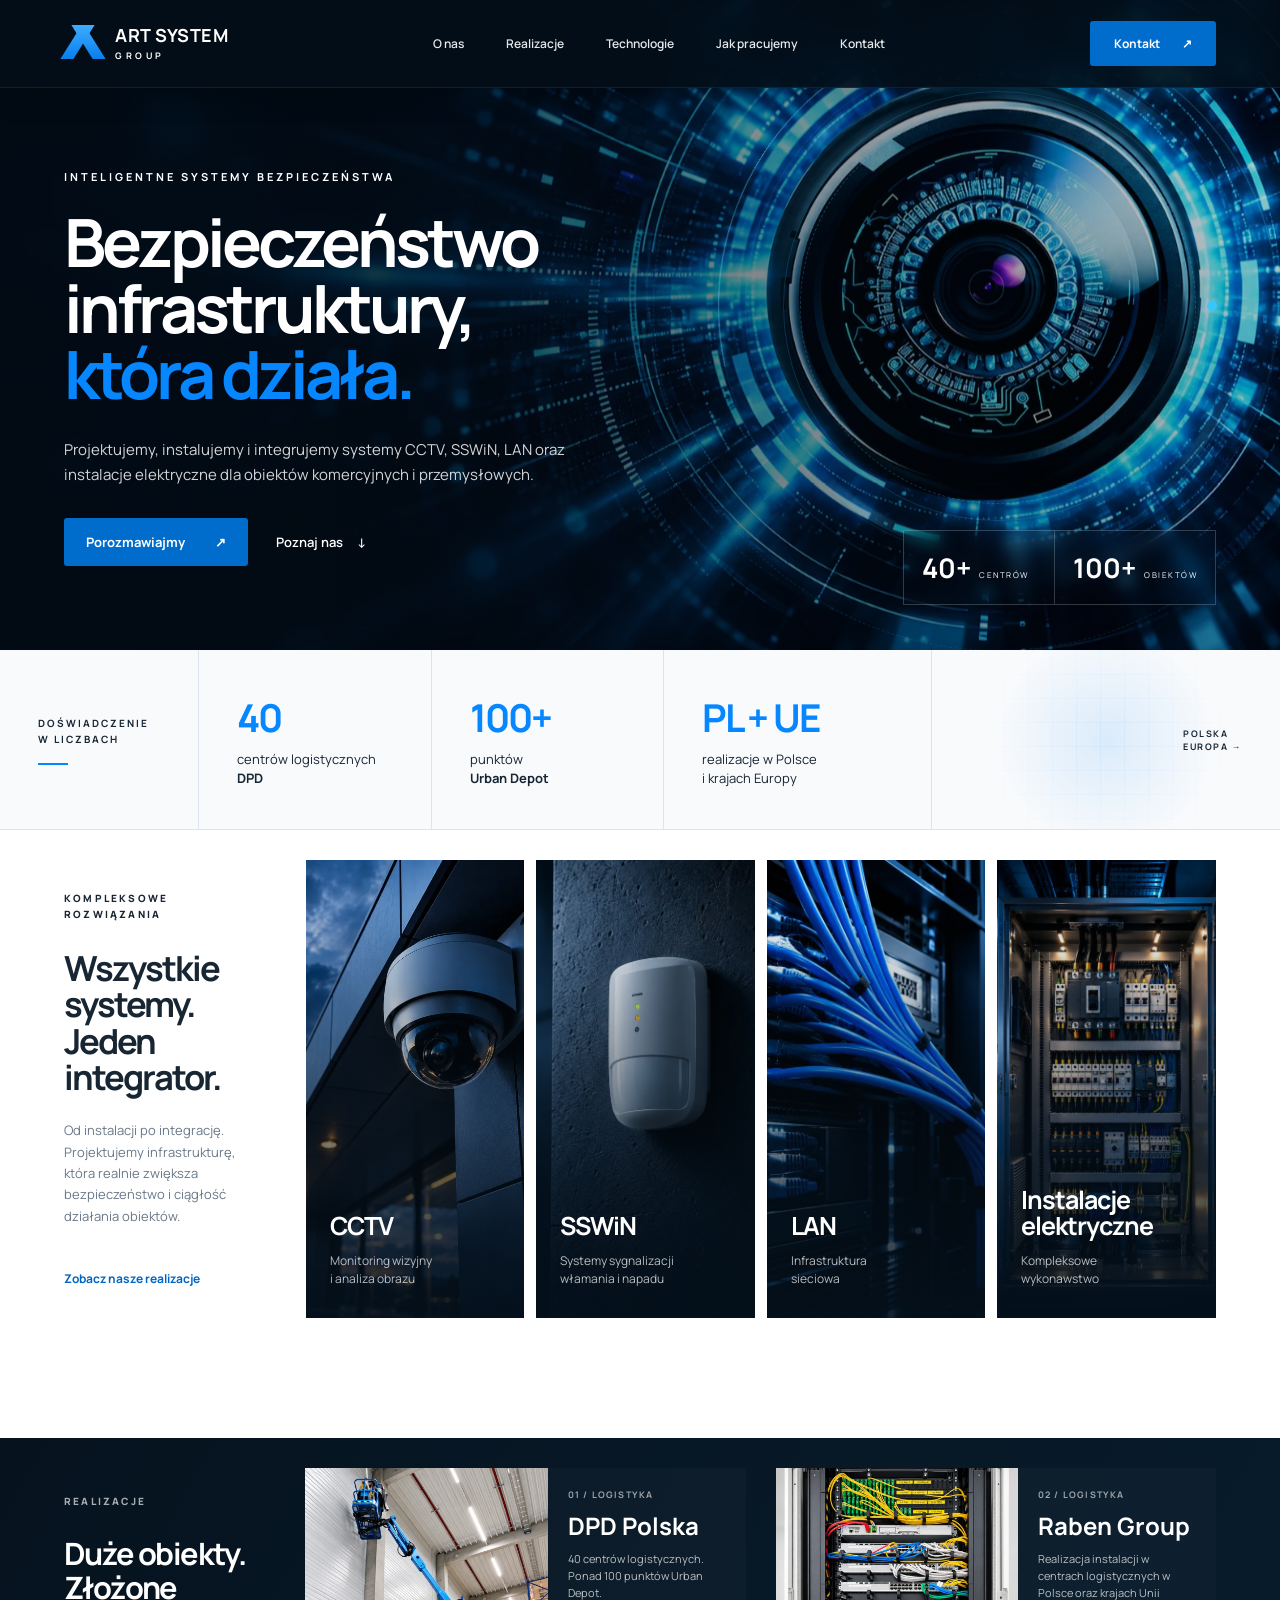
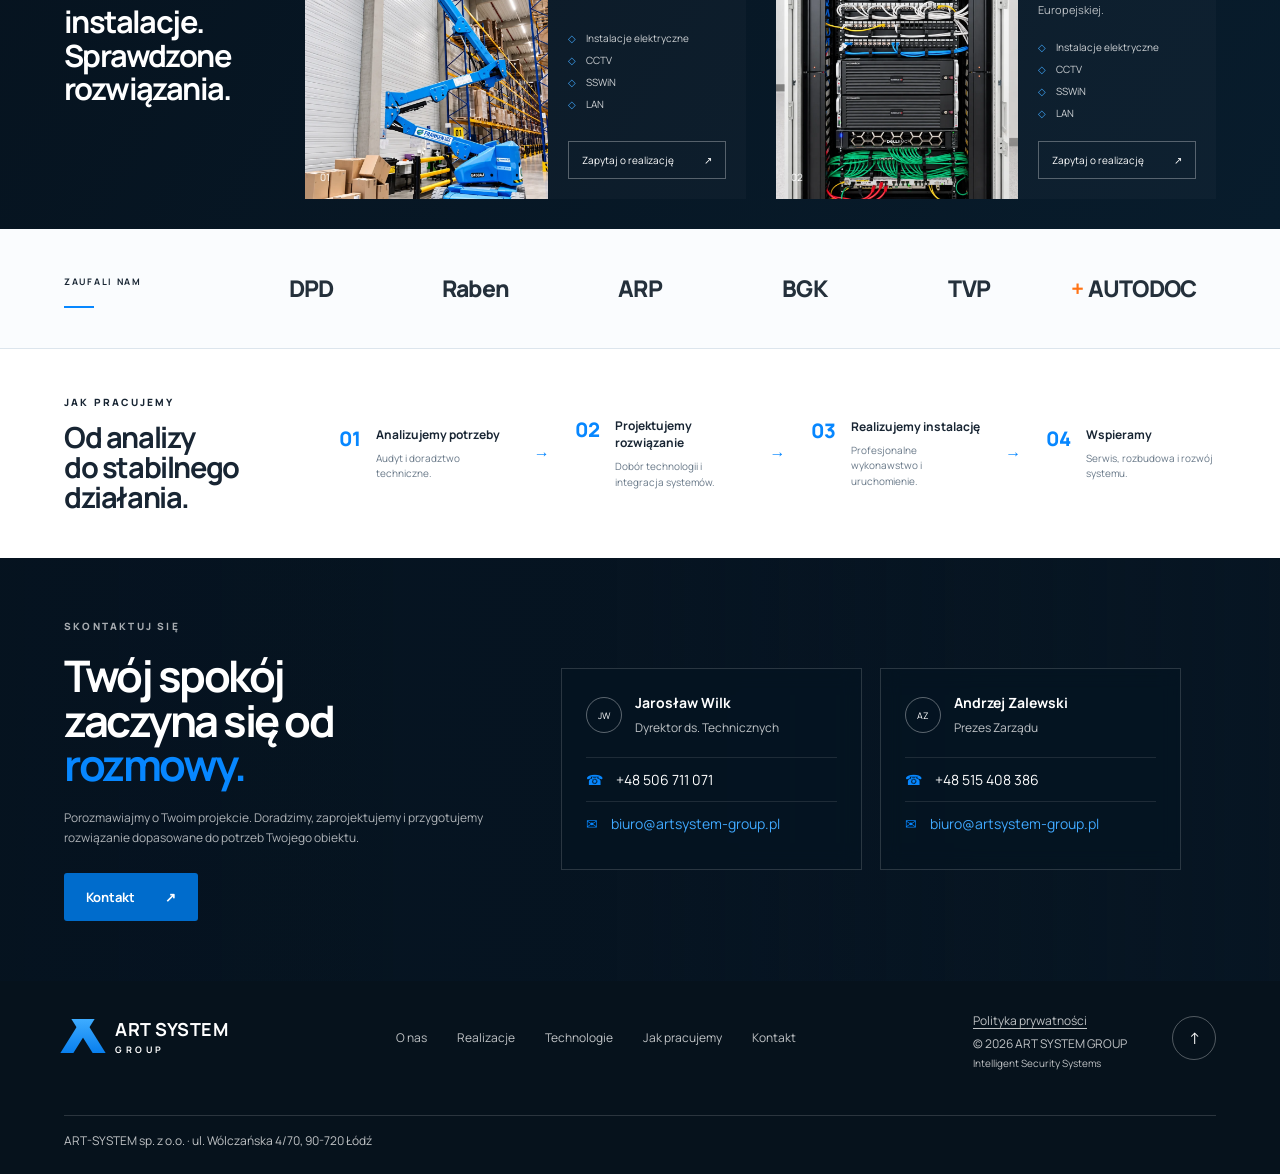
<file: index.html>
<!DOCTYPE html>
<html lang="pl">

<head>

    <meta charset="UTF-8">

    <meta
            name="viewport"
            content="width=device-width, initial-scale=1.0"
    >

    <meta
            name="description"
            content="ART SYSTEM GROUP – projektowanie, montaż i integracja systemów CCTV, SSWiN, LAN oraz instalacji elektrycznych dla przemysłu, logistyki i obiektów komercyjnych."
    >

    <title>CCTV, SSWiN, LAN i instalacje elektryczne | ART SYSTEM GROUP</title>


    <!-- FAVICON -->

    <link
            rel="icon"
            type="image/png"
            href="assets/favicon-32.png"
    >


    <link rel="apple-touch-icon" sizes="180x180" href="assets/apple-touch-icon.png">
    <link rel="preload" href="assets/fonts/manrope-latin.woff2" as="font" type="font/woff2" crossorigin>
    <!-- CSS -->

    <link
            rel="stylesheet"
            href="style.css?v=cd28f03602f7"
    >

    <link rel="canonical" href="https://artsystem-group.pl/">
    <meta name="robots" content="index, follow, max-image-preview:large">
    <meta property="og:type" content="website">
    <meta property="og:locale" content="pl_PL">
    <meta property="og:site_name" content="ART SYSTEM GROUP">
    <meta property="og:title" content="CCTV, SSWiN, LAN i instalacje elektryczne | ART SYSTEM GROUP">
    <meta property="og:description" content="Projektowanie, montaż i integracja systemów bezpieczeństwa oraz instalacji dla obiektów komercyjnych i przemysłowych.">
    <meta property="og:url" content="https://artsystem-group.pl/">
    <meta property="og:image" content="https://artsystem-group.pl/assets/og-image.jpg">
    <meta property="og:image:width" content="1200">
    <meta property="og:image:height" content="630">
    <meta property="og:image:alt" content="ART SYSTEM GROUP — inteligentne systemy bezpieczeństwa">
    <meta name="twitter:card" content="summary_large_image">
    <meta name="twitter:title" content="ART SYSTEM GROUP — systemy bezpieczeństwa i instalacje">
    <meta name="twitter:description" content="CCTV, SSWiN, LAN i instalacje elektryczne dla obiektów komercyjnych i przemysłowych.">
    <meta name="twitter:image" content="https://artsystem-group.pl/assets/og-image.jpg">
    <script type="application/ld+json">
    {
      "@context": "https://schema.org",
      "@type": "LocalBusiness",
      "@id": "https://artsystem-group.pl/#company",
      "name": "ART SYSTEM GROUP",
      "legalName": "ART-SYSTEM spółka z ograniczoną odpowiedzialnością",
      "url": "https://artsystem-group.pl/",
      "image": "https://artsystem-group.pl/assets/og-image.jpg",
      "logo": "https://artsystem-group.pl/assets/apple-touch-icon.png",
      "description": "Projektowanie, montaż i integracja systemów CCTV, SSWiN, LAN oraz instalacji elektrycznych dla obiektów komercyjnych i przemysłowych.",
      "telephone": ["+48506711071", "+48515408386"],
      "email": "biuro@artsystem-group.pl",
      "address": {
        "@type": "PostalAddress",
        "streetAddress": "ul. Wólczańska 4/70",
        "postalCode": "90-720",
        "addressLocality": "Łódź",
        "addressCountry": "PL"
      }
    }
    </script>
</head>


<body>

    <a class="skip-link" href="#top">Przejdź do treści</a>


<!-- =========================================================
     HEADER
========================================================= -->

<header class="site-header">

    <a
            class="brand"
            href="#top"
            aria-label="ART SYSTEM GROUP — strona główna"
    >

        <span class="brand-symbol">

            <i></i>
            <i></i>

        </span>


        <span class="brand-name">

            <strong>
                ART SYSTEM
            </strong>

            <small>
                GROUP
            </small>

        </span>

    </a>


    <nav
            class="desktop-nav"
            aria-label="Menu główne"
    >

        <a href="#about">
            O nas
        </a>

        <a href="#projects">
            Realizacje
        </a>

        <a href="#technologies">
            Technologie
        </a>

        <a href="#process">
            Jak pracujemy
        </a>

        <a href="#contact">
            Kontakt
        </a>

    </nav>


    <div class="header-actions">

        <a
                href="#contact"
                class="header-contact"
        >

            Kontakt

            <span>
                ↗
            </span>

        </a>


        <button
                class="mobile-menu-button"
                type="button"
                aria-controls="mobile-navigation"
                hidden
                aria-label="Otwórz menu"
                aria-expanded="false"
        >

            <span></span>
            <span></span>
            <span></span>

        </button>

    </div>

</header>


<!-- =========================================================
     MOBILE MENU
========================================================= -->

<nav class="mobile-menu" id="mobile-navigation" aria-label="Menu mobilne" hidden>

    <a href="#about">
        O nas
    </a>

    <a href="#projects">
        Realizacje
    </a>

    <a href="#technologies">
        Technologie
    </a>

    <a href="#process">
        Jak pracujemy
    </a>

    <a href="#contact">
        Kontakt
    </a>

</nav>


<noscript>
    <nav class="no-script-nav" aria-label="Nawigacja bez JavaScript">
        <a href="#technologies">Oferta</a>
        <a href="#projects">Realizacje</a>
        <a href="#contact">Kontakt</a>
    </nav>
</noscript>

<main id="top" tabindex="-1">


    <!-- =====================================================
         HERO
    ====================================================== -->

    <section class="hero" id="about" tabindex="-1">

        <div class="hero-bg" aria-hidden="true">
            <img
                    src="assets/hero-eye-1672.webp"
                    srcset="assets/hero-eye-960.webp 960w, assets/hero-eye-1672.webp 1672w"
                    sizes="(max-width: 1600px) 100vw, 1600px"
                    width="1672"
                    height="941"
                    fetchpriority="high"
                    alt=""
                    class="hero-bg-image"
            >
        </div>

        <div class="hero-shade"></div>

        <div class="hero-orbits" aria-hidden="true">
            <span class="orbit orbit-1"></span>
            <span class="orbit orbit-2"></span>
            <span class="orbit orbit-3"></span>
            <span class="orbit orbit-4"></span>
        </div>

        <div class="hero-content">


            <p class="hero-eyebrow">

                INTELIGENTNE SYSTEMY BEZPIECZEŃSTWA

            </p>


            <h1>

                Bezpieczeństwo<br>
                infrastruktury,<br>

                <span>
                    która działa.
                </span>

            </h1>


            <p class="hero-description">

                Projektujemy, instalujemy i integrujemy systemy
                CCTV, SSWiN, LAN oraz instalacje elektryczne
                dla obiektów komercyjnych i przemysłowych.

            </p>


            <div class="hero-buttons">

                <a
                        href="#contact"
                        class="button-primary"
                >

                    Porozmawiajmy

                    <span>
                        ↗
                    </span>

                </a>


                <a
                        href="#experience"
                        class="button-secondary"
                >

                    Poznaj nas

                    <span>
                        ↓
                    </span>

                </a>

            </div>




        </div>




        <!-- MINI STATS -->

        <div class="hero-mini-stats">

            <div>

                <strong>
                    40+
                </strong>

                <span>
                    CENTRÓW
                </span>

            </div>


            <div>

                <strong>
                    100+
                </strong>

                <span>
                    OBIEKTÓW
                </span>

            </div>

        </div>

    </section>


    <!-- =====================================================
         EXPERIENCE
    ====================================================== -->

    <section
            class="experience"
            id="experience" tabindex="-1"
    >

        <div class="experience-label">

            <span>

                DOŚWIADCZENIE<br>
                W LICZBACH

            </span>

            <i></i>

        </div>


        <div class="experience-stat">

            <strong>
                40
            </strong>

            <p>

                centrów logistycznych<br>

                <b>
                    DPD
                </b>

            </p>

        </div>


        <div class="experience-stat">

            <strong>
                100+
            </strong>

            <p>

                punktów<br>

                <b>
                    Urban Depot
                </b>

            </p>

        </div>


        <div class="experience-stat">

            <strong>
                PL + UE
            </strong>

            <p>

                realizacje w Polsce<br>
                i krajach Europy

            </p>

        </div>


        <div class="experience-map">

            <div class="map-grid"></div>

            <span>

                POLSKA<br>
                EUROPA →

            </span>

        </div>

    </section>


    <!-- =====================================================
         TECHNOLOGIES
    ====================================================== -->

    <section
            class="technologies"
            id="technologies" tabindex="-1"
    >


        <!-- INTRO -->

        <div class="technology-intro">

            <p class="section-label">

                KOMPLEKSOWE<br>
                ROZWIĄZANIA

            </p>


            <h2>

                Wszystkie<br>
                systemy.<br>
                Jeden integrator.

            </h2>


            <p>

                Od instalacji po integrację.
                Projektujemy infrastrukturę,
                która realnie zwiększa bezpieczeństwo
                i ciągłość działania obiektów.

            </p>


            <a
                    href="#projects"
                    class="inline-link"
            >

                Zobacz nasze realizacje



            </a>

        </div>


        <!-- CCTV -->

        <article class="technology-card technology-cctv">
            <img class="technology-image" src="assets/system-cctv-720.webp"
                 width="720" height="900" alt="" loading="lazy" decoding="async">

            <div class="technology-gradient"></div>


            <div class="technology-content">

                <h3>
                    CCTV
                </h3>

                <p>

                    Monitoring wizyjny<br>
                    i analiza obrazu

                </p>



            </div>

        </article>


        <!-- SSWIN -->

        <article class="technology-card technology-sswin">
            <img class="technology-image" src="assets/system-sswin-720.webp"
                 width="720" height="960" alt="" loading="lazy" decoding="async">

            <div class="technology-gradient"></div>


            <div class="technology-content">

                <h3>
                    SSWiN
                </h3>

                <p>

                    Systemy sygnalizacji<br>
                    włamania i napadu

                </p>


            </div>

        </article>


        <!-- LAN -->

        <article class="technology-card technology-lan">
            <img class="technology-image" src="assets/system-lan-720.webp"
                 width="720" height="960" alt="" loading="lazy" decoding="async">

            <div class="technology-gradient"></div>


            <div class="technology-content">

                <h3>
                    LAN
                </h3>

                <p>

                    Infrastruktura<br>
                    sieciowa

                </p>



            </div>

        </article>


        <!-- ELEKTRYKA -->

        <article class="technology-card technology-electric">
            <img class="technology-image" src="assets/system-electric-720.webp"
                 width="720" height="960" alt="" loading="lazy" decoding="async">

            <div class="technology-gradient"></div>


            <div class="technology-content">

                <h3>

                    Instalacje<br>
                    elektryczne

                </h3>


                <p>

                    Kompleksowe<br>
                    wykonawstwo

                </p>

            </div>

        </article>

    </section>


    <!-- =====================================================
     PROJECTS
====================================================== -->

    <section
            class="projects"
            id="projects" tabindex="-1"
    >

        <!-- INTRO -->

        <div class="projects-intro">

            <p class="section-label light">
                REALIZACJE
            </p>

            <h2>
                Duże obiekty.<br>
                Złożone instalacje.<br>
                Sprawdzone<br>
                rozwiązania.
            </h2>

        </div>


        <!-- DPD -->

        <article class="project">

            <div class="project-image project-dpd">
                <img class="project-photo" src="assets/project-realizacja-1-900.webp"
                     width="900" height="1599" alt="Prace instalacyjne z podnośnika w hali"
                     loading="lazy" decoding="async">

            <span class="project-photo-label">
                01
            </span>

            </div>


            <div class="project-info">

            <span class="project-type">
                01 / LOGISTYKA
            </span>

                <h3>
                    DPD Polska
                </h3>

                <p>
                    40 centrów logistycznych.<br>
                    Ponad 100 punktów Urban Depot.
                </p>

                <ul>

                    <li>
                        Instalacje elektryczne
                    </li>

                    <li>
                        CCTV
                    </li>

                    <li>
                        SSWiN
                    </li>

                    <li>
                        LAN
                    </li>

                </ul>

                <a href="#contact">

                    Zapytaj o realizację

                    <span>
                    ↗
                </span>

                </a>

            </div>

        </article>


        <!-- RABEN -->

        <article class="project">

            <div class="project-image project-raben">
                <img class="project-photo" src="assets/project-raben-900.webp"
                     width="900" height="1200" alt="Okablowanie i urządzenia w szafie sieciowej"
                     loading="lazy" decoding="async">

            <span class="project-photo-label">
                02
            </span>

            </div>


            <div class="project-info">

            <span class="project-type">
                02 / LOGISTYKA
            </span>

                <h3>
                    Raben Group
                </h3>

                <p>
                    Realizacja instalacji
                    w centrach logistycznych
                    w Polsce oraz krajach
                    Unii Europejskiej.
                </p>

                <ul>

                    <li>
                        Instalacje elektryczne
                    </li>

                    <li>
                        CCTV
                    </li>

                    <li>
                        SSWiN
                    </li>

                    <li>
                        LAN
                    </li>

                </ul>

                <a href="#contact">

                    Zapytaj o realizację

                    <span>
                    ↗
                </span>

                </a>

            </div>

        </article>

    </section>
    <!-- =====================================================
         CLIENTS
    ====================================================== -->

    <section class="clients">

        <div class="clients-label">

            <span>

                ZAUFALI NAM

            </span>

            <i></i>

        </div>


        <div class="client">

            DPD

        </div>


        <div class="client">

            Raben

        </div>


        <div class="client">

            ARP

        </div>


        <div class="client">

            BGK

        </div>


        <div class="client">

            TVP

        </div>


        <div class="client">

            <b>+</b> AUTODOC

        </div>

    </section>


    <!-- =====================================================
         PROCESS
    ====================================================== -->

    <section
            class="process"
            id="process" tabindex="-1"
    >


        <!-- INTRO -->

        <div class="process-intro">

            <p class="section-label">

                JAK PRACUJEMY

            </p>


            <h2>

                Od analizy<br>
                do stabilnego<br>
                działania.

            </h2>

        </div>


        <!-- STEP 1 -->

        <article class="process-step">

            <span class="step-number">

                01

            </span>


            <div>

                <h3>

                    Analizujemy potrzeby

                </h3>


                <p>

                    Audyt i doradztwo techniczne.

                </p>

            </div>

        </article>


        <div class="process-arrow">

            →

        </div>


        <!-- STEP 2 -->

        <article class="process-step">

            <span class="step-number">

                02

            </span>


            <div>

                <h3>

                    Projektujemy rozwiązanie

                </h3>


                <p>

                    Dobór technologii i integracja systemów.

                </p>

            </div>

        </article>


        <div class="process-arrow">

            →

        </div>


        <!-- STEP 3 -->

        <article class="process-step">

            <span class="step-number">

                03

            </span>


            <div>

                <h3>

                    Realizujemy instalację

                </h3>


                <p>

                    Profesjonalne wykonawstwo
                    i uruchomienie.

                </p>

            </div>

        </article>


        <div class="process-arrow">

            →

        </div>


        <!-- STEP 4 -->

        <article class="process-step">

            <span class="step-number">

                04

            </span>


            <div>

                <h3>

                    Wspieramy

                </h3>


                <p>

                    Serwis, rozbudowa
                    i rozwój systemu.

                </p>

            </div>

        </article>

    </section>


    <!-- =====================================================
         CONTACT
    ====================================================== -->

    <section
            class="contact"
            id="contact" tabindex="-1"
    >

        <div class="contact-overlay"></div>


        <!-- CONTACT INTRO -->

        <div class="contact-intro">

            <p class="section-label light">

                SKONTAKTUJ SIĘ

            </p>


            <h2>

                Twój spokój<br>
                zaczyna się od<br>

                <span>
                    rozmowy.
                </span>

            </h2>


            <p>

                Porozmawiajmy o Twoim projekcie.
                Doradzimy, zaprojektujemy
                i przygotujemy rozwiązanie
                dopasowane do potrzeb
                Twojego obiektu.

            </p>


            <a
                    href="mailto:biuro@artsystem-group.pl"
                    class="button-primary"
            >

                Kontakt

                <span>
                    ↗
                </span>

            </a>

        </div>


        <!-- CONTACT CARDS -->

        <div class="contact-cards">


            <!-- JAROSŁAW -->

            <article class="contact-card">

                <div class="person">

                    <div class="person-icon">

                        JW

                    </div>


                    <div>

                        <h3>

                            Jarosław Wilk

                        </h3>


                        <span>

                            Dyrektor ds. Technicznych

                        </span>

                    </div>

                </div>


                <a
                        href="tel:+48506711071"
                        class="contact-row"
                >

                    <span>
                        ☎
                    </span>

                    +48&nbsp;506&nbsp;711&nbsp;071

                </a>


                <a
                        href="mailto:biuro@artsystem-group.pl"
                        class="contact-row mail"
                >

                    <span>
                        ✉
                    </span>

                    biuro@artsystem-group.pl

                </a>

            </article>


            <!-- ANDRZEJ -->

            <article class="contact-card">

                <div class="person">

                    <div class="person-icon">

                        AZ

                    </div>


                    <div>

                        <h3>

                            Andrzej Zalewski

                        </h3>


                        <span>

                            Prezes Zarządu

                        </span>

                    </div>

                </div>


                <a
                        href="tel:+48515408386"
                        class="contact-row"
                >

                    <span>
                        ☎
                    </span>

                    +48&nbsp;515&nbsp;408&nbsp;386

                </a>


                <a
                        href="mailto:biuro@artsystem-group.pl"
                        class="contact-row mail"
                >

                    <span>
                        ✉
                    </span>

                    biuro@artsystem-group.pl

                </a>

            </article>

        </div>

    </section>

</main>


<!-- =========================================================
     FOOTER
========================================================= -->

<footer class="site-footer">

    <a
            class="brand"
            href="#top"
            aria-label="ART SYSTEM GROUP — strona główna"
    >

        <span class="brand-symbol">

            <i></i>
            <i></i>

        </span>


        <span class="brand-name">

            <strong>

                ART SYSTEM

            </strong>


            <small>

                GROUP

            </small>

        </span>

    </a>


    <nav aria-label="Menu w stopce">

        <a href="#about">
            O nas
        </a>

        <a href="#projects">
            Realizacje
        </a>

        <a href="#technologies">
            Technologie
        </a>

        <a href="#process">
            Jak pracujemy
        </a>

        <a href="#contact">
            Kontakt
        </a>

    </nav>


    <div class="footer-copy">
        <a href="privacy.html">Polityka prywatności</a>

        <span>

            © 2026 ART SYSTEM GROUP

        </span>


        <small>

            Intelligent Security Systems

        </small>

    </div>


    <a
            href="#top"
            class="back-top"
            aria-label="Wróć na górę"
    >

        ↑

    </a>

    <p class="company-details">
        ART-SYSTEM sp. z o.o. · ul. Wólczańska 4/70, 90-720 Łódź
    </p>
</footer>


<script src="script.js?v=c8a52103cdce" defer></script>

</body>

</html>
</file>
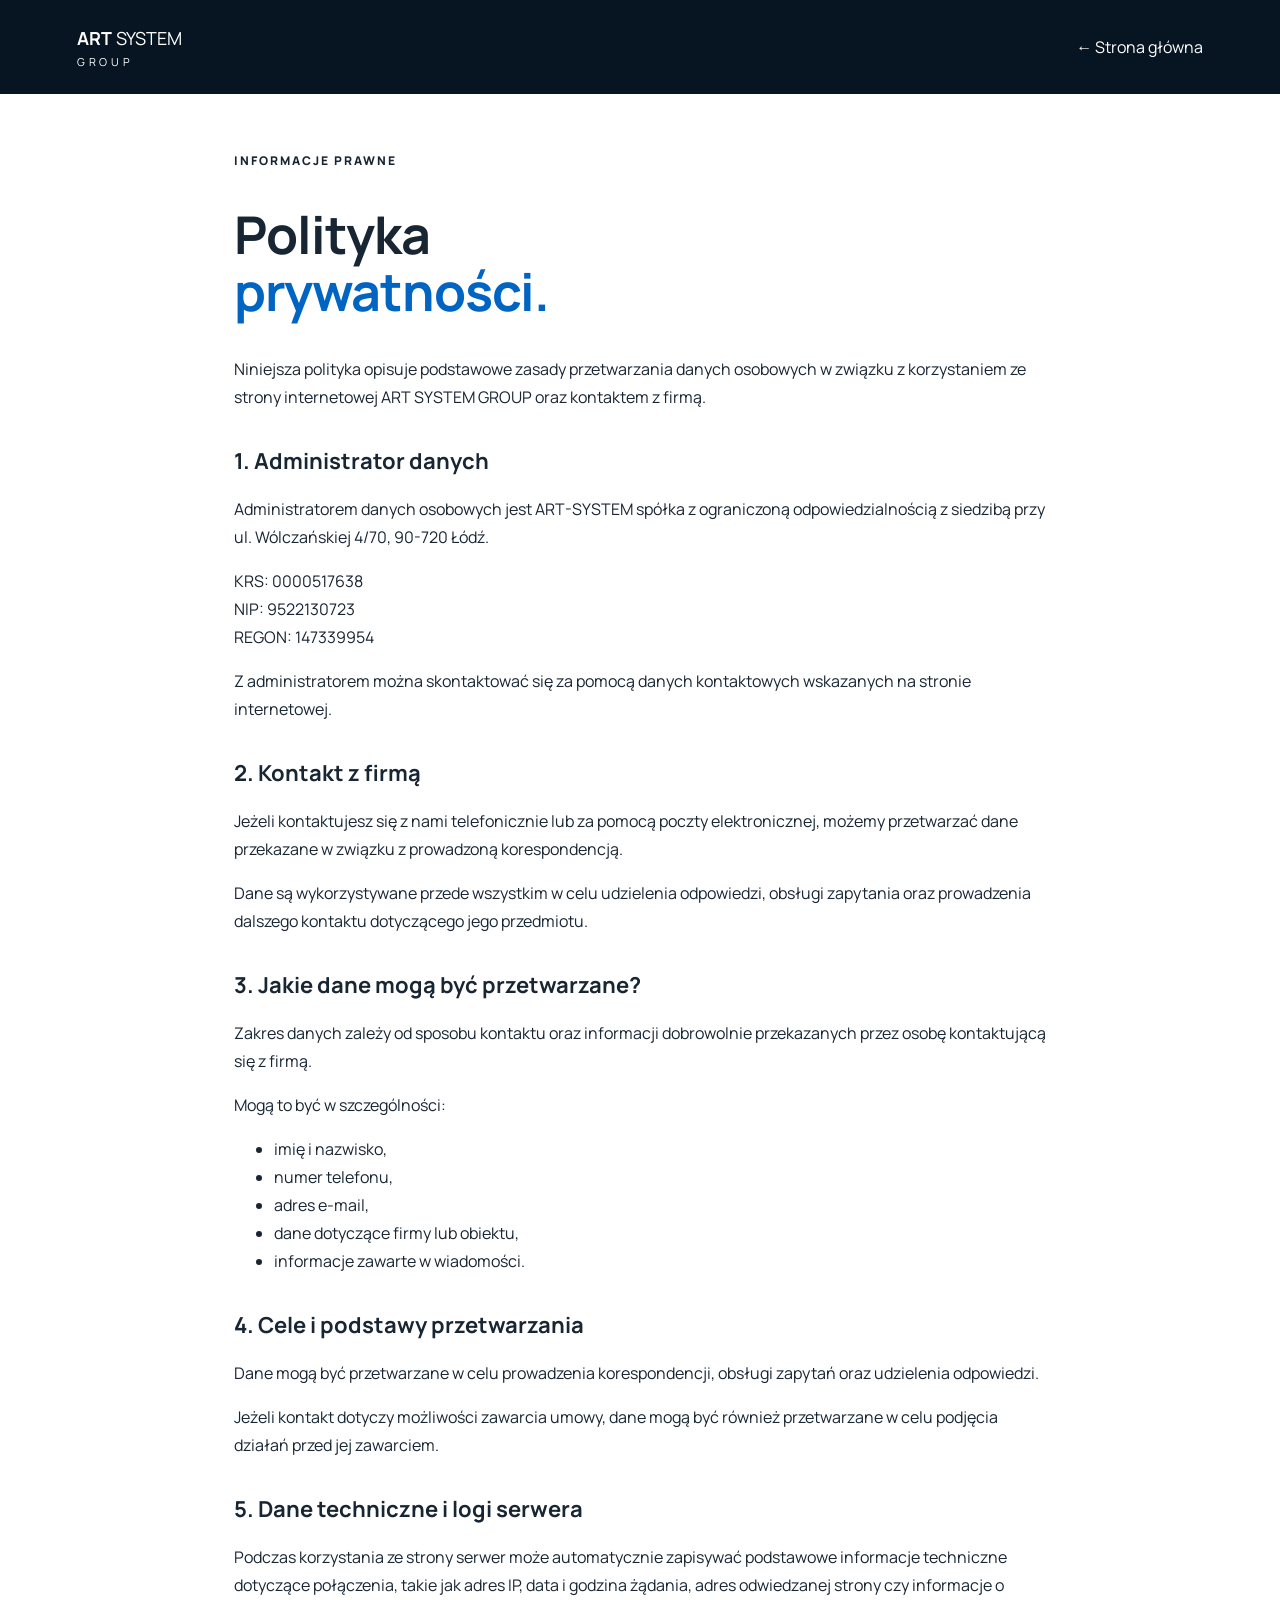
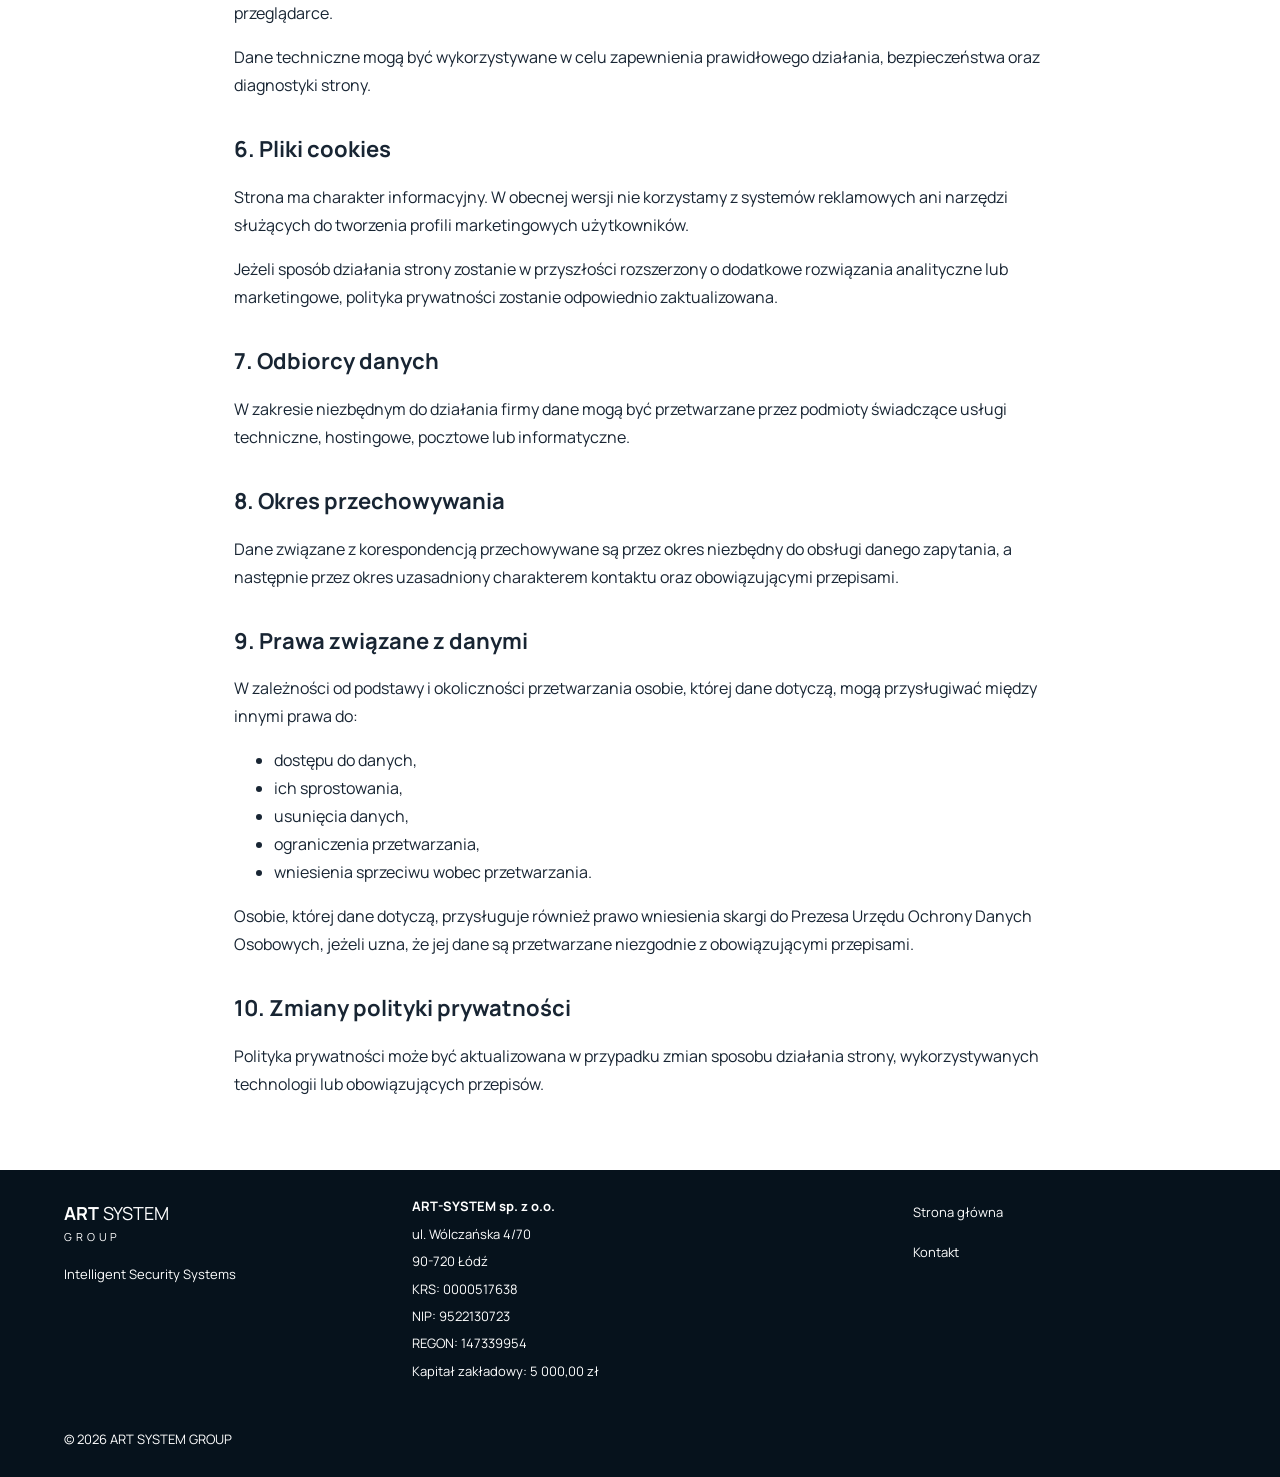
<file: privacy.html>
<!DOCTYPE html>
<html lang="pl">

<head>

    <meta charset="UTF-8">

    <meta
            name="viewport"
            content="width=device-width, initial-scale=1"
    >

    <meta
            name="description"
            content="Polityka prywatności ART SYSTEM GROUP."
    >

    <title>
        Polityka prywatności — ART SYSTEM GROUP
    </title>

    <link rel="stylesheet" href="style.css?v=cd28f03602f7">

    <link rel="canonical" href="https://artsystem-group.pl/privacy.html">
    <meta name="robots" content="index, follow">
    <link rel="icon" type="image/png" sizes="32x32" href="assets/favicon-32.png">
    <link rel="apple-touch-icon" sizes="180x180" href="assets/apple-touch-icon.png">
    <link rel="preload" href="assets/fonts/manrope-latin.woff2" as="font" type="font/woff2" crossorigin>
    <meta property="og:type" content="website">
    <meta property="og:locale" content="pl_PL">
    <meta property="og:site_name" content="ART SYSTEM GROUP">
    <meta property="og:title" content="Polityka prywatności — ART SYSTEM GROUP">
    <meta property="og:description" content="Informacje o przetwarzaniu danych i kontakcie z ART SYSTEM GROUP.">
    <meta property="og:url" content="https://artsystem-group.pl/privacy.html">
    <meta property="og:image" content="https://artsystem-group.pl/assets/og-image.jpg">
    <meta property="og:image:alt" content="ART SYSTEM GROUP — inteligentne systemy bezpieczeństwa">
    <meta name="twitter:card" content="summary_large_image">
</head>

<body class="privacy-body">
<a class="skip-link" href="#privacy-content">Przejdź do treści</a>


<header class="privacy-header">

    <a
            class="wordmark"
            href="/"
            aria-label="ART SYSTEM GROUP — strona główna"
    >

        <span>
            <b>ART</b> SYSTEM
        </span>

        <small>
            GROUP
        </small>

    </a>


    <a
            class="nav-contact"
            href="/"
    >
        ← Strona główna
    </a>

</header>


<main class="privacy-page" id="privacy-content" tabindex="-1">


    <div class="eyebrow">
        INFORMACJE PRAWNE
    </div>


    <h1>
        Polityka<br>
        <em>prywatności.</em>
    </h1>


    <p class="privacy-intro">
        Niniejsza polityka opisuje podstawowe zasady
        przetwarzania danych osobowych w związku
        z korzystaniem ze strony internetowej
        ART SYSTEM GROUP oraz kontaktem z firmą.
    </p>


    <section class="privacy-section">

        <h2>
            1. Administrator danych
        </h2>

        <p>
            Administratorem danych osobowych jest
            ART-SYSTEM spółka z ograniczoną odpowiedzialnością
            z siedzibą przy ul. Wólczańskiej 4/70,
            90-720 Łódź.
        </p>

        <p>
            KRS: 0000517638<br>
            NIP: 9522130723<br>
            REGON: 147339954
        </p>

        <p>
            Z administratorem można skontaktować się
            za pomocą danych kontaktowych
            wskazanych na stronie internetowej.
        </p>

    </section>


    <section class="privacy-section">

        <h2>
            2. Kontakt z firmą
        </h2>

        <p>
            Jeżeli kontaktujesz się z nami telefonicznie
            lub za pomocą poczty elektronicznej,
            możemy przetwarzać dane przekazane
            w związku z prowadzoną korespondencją.
        </p>

        <p>
            Dane są wykorzystywane przede wszystkim
            w celu udzielenia odpowiedzi,
            obsługi zapytania oraz prowadzenia
            dalszego kontaktu dotyczącego jego przedmiotu.
        </p>

    </section>


    <section class="privacy-section">

        <h2>
            3. Jakie dane mogą być przetwarzane?
        </h2>

        <p>
            Zakres danych zależy od sposobu kontaktu
            oraz informacji dobrowolnie przekazanych
            przez osobę kontaktującą się z firmą.
        </p>

        <p>
            Mogą to być w szczególności:
        </p>

        <ul>

            <li>
                imię i nazwisko,
            </li>

            <li>
                numer telefonu,
            </li>

            <li>
                adres e-mail,
            </li>

            <li>
                dane dotyczące firmy lub obiektu,
            </li>

            <li>
                informacje zawarte w wiadomości.
            </li>

        </ul>

    </section>


    <section class="privacy-section">

        <h2>
            4. Cele i podstawy przetwarzania
        </h2>

        <p>
            Dane mogą być przetwarzane w celu
            prowadzenia korespondencji,
            obsługi zapytań oraz udzielenia odpowiedzi.
        </p>

        <p>
            Jeżeli kontakt dotyczy możliwości zawarcia umowy,
            dane mogą być również przetwarzane
            w celu podjęcia działań przed jej zawarciem.
        </p>

    </section>


    <section class="privacy-section">

        <h2>
            5. Dane techniczne i logi serwera
        </h2>

        <p>
            Podczas korzystania ze strony serwer może
            automatycznie zapisywać podstawowe informacje
            techniczne dotyczące połączenia,
            takie jak adres IP, data i godzina żądania,
            adres odwiedzanej strony
            czy informacje o przeglądarce.
        </p>

        <p>
            Dane techniczne mogą być wykorzystywane
            w celu zapewnienia prawidłowego działania,
            bezpieczeństwa oraz diagnostyki strony.
        </p>

    </section>


    <section class="privacy-section">

        <h2>
            6. Pliki cookies
        </h2>

        <p>
            Strona ma charakter informacyjny.
            W obecnej wersji nie korzystamy
            z systemów reklamowych ani narzędzi
            służących do tworzenia profili marketingowych użytkowników.
        </p>

        <p>
            Jeżeli sposób działania strony zostanie
            w przyszłości rozszerzony o dodatkowe
            rozwiązania analityczne lub marketingowe,
            polityka prywatności zostanie odpowiednio zaktualizowana.
        </p>

    </section>


    <section class="privacy-section">

        <h2>
            7. Odbiorcy danych
        </h2>

        <p>
            W zakresie niezbędnym do działania firmy
            dane mogą być przetwarzane przez podmioty
            świadczące usługi techniczne,
            hostingowe, pocztowe lub informatyczne.
        </p>

    </section>


    <section class="privacy-section">

        <h2>
            8. Okres przechowywania
        </h2>

        <p>
            Dane związane z korespondencją przechowywane są
            przez okres niezbędny do obsługi danego zapytania,
            a następnie przez okres uzasadniony
            charakterem kontaktu oraz obowiązującymi przepisami.
        </p>

    </section>


    <section class="privacy-section">

        <h2>
            9. Prawa związane z danymi
        </h2>

        <p>
            W zależności od podstawy i okoliczności
            przetwarzania osobie, której dane dotyczą,
            mogą przysługiwać między innymi prawa do:
        </p>

        <ul>

            <li>
                dostępu do danych,
            </li>

            <li>
                ich sprostowania,
            </li>

            <li>
                usunięcia danych,
            </li>

            <li>
                ograniczenia przetwarzania,
            </li>

            <li>
                wniesienia sprzeciwu wobec przetwarzania.
            </li>

        </ul>

        <p>
            Osobie, której dane dotyczą,
            przysługuje również prawo wniesienia skargi
            do Prezesa Urzędu Ochrony Danych Osobowych,
            jeżeli uzna, że jej dane są przetwarzane
            niezgodnie z obowiązującymi przepisami.
        </p>

    </section>


    <section class="privacy-section">

        <h2>
            10. Zmiany polityki prywatności
        </h2>

        <p>
            Polityka prywatności może być aktualizowana
            w przypadku zmian sposobu działania strony,
            wykorzystywanych technologii
            lub obowiązujących przepisów.
        </p>

    </section>

</main>


<footer class="site-footer">


    <div class="footer-brand">

        <a
                class="wordmark"
                href="/"
        >

            <span>
                <b>ART</b> SYSTEM
            </span>

            <small>
                GROUP
            </small>

        </a>


        <p>
            Intelligent Security Systems
        </p>

    </div>


    <div class="footer-company">

        <strong>
            ART-SYSTEM sp. z o.o.
        </strong>

        <span>
            ul. Wólczańska 4/70
        </span>

        <span>
            90-720 Łódź
        </span>

        <span>
            KRS: 0000517638
        </span>

        <span>
            NIP: 9522130723
        </span>

        <span>
            REGON: 147339954
        </span>

        <span>
            Kapitał zakładowy: 5 000,00 zł
        </span>

    </div>


    <div class="footer-links">

        <a href="/">
            Strona główna
        </a>

        <a href="/#contact">
            Kontakt
        </a>

    </div>


    <div class="footer-bottom">

        <span>
            © 2026 ART SYSTEM GROUP
        </span>

    </div>

</footer>

</body>

</html>
</file>
<file: style.css>
/* latin-ext */
@font-face {
  font-family: 'Manrope';
  font-style: normal;
  font-weight: 400 800;
  font-display: swap;
  src: url(assets/fonts/manrope-latin-ext.woff2) format('woff2');
  unicode-range: U+0100-02BA, U+02BD-02C5, U+02C7-02CC, U+02CE-02D7, U+02DD-02FF, U+0304, U+0308, U+0329, U+1D00-1DBF, U+1E00-1E9F, U+1EF2-1EFF, U+2020, U+20A0-20AB, U+20AD-20C4, U+2113, U+2C60-2C7F, U+A720-A7FF;
}
/* latin */
@font-face {
  font-family: 'Manrope';
  font-style: normal;
  font-weight: 400 800;
  font-display: swap;
  src: url(assets/fonts/manrope-latin.woff2) format('woff2');
  unicode-range: U+0000-00FF, U+0131, U+0152-0153, U+02BB-02BC, U+02C6, U+02DA, U+02DC, U+0304, U+0308, U+0329, U+2000-206F, U+20AC, U+2122, U+2191, U+2193, U+2212, U+2215, U+FEFF, U+FFFD;
}

/* ==========================================================
   ART SYSTEM GROUP
   REDESIGN
========================================================== */

:root {
    --blue: #0787ff;
    --blue-light: #40a9ff;

    --navy: #071522;
    --navy-2: #091b2b;
    --navy-3: #0d2234;

    --ink: #0b1723;
    --text: #182533;
    --muted: #687888;

    --white: #ffffff;
    --off-white: #f5f8fb;

    --line: #dce5ed;

    --green: #25d18a;

    --max-width: 1600px;
}


/* ==========================================================
   RESET
========================================================== */

* {
    box-sizing: border-box;
}

html {
    scroll-behavior: smooth;
    scroll-padding-top: 80px;
}

body {
    margin: 0;

    font-family: "Manrope", Arial, sans-serif;

    color: var(--text);
    background: var(--white);

    -webkit-font-smoothing: antialiased;
}

body.menu-open {
    overflow: hidden;
}

a {
    color: inherit;
    text-decoration: none;
}

button {
    font: inherit;
}

img {
    display: block;
    max-width: 100%;
}


/* ==========================================================
   HEADER
========================================================== */

.site-header {
    position: fixed;

    z-index: 1000;

    top: 0;
    left: 0;

    transform: none;

    width: 100%;
    max-width: none;

    height: 88px;

    padding: 0 5%;

    display: flex;
    align-items: center;
    justify-content: space-between;

    color: white;

    background:
            rgba(3, 14, 25, .88);

    backdrop-filter: blur(16px);
    -webkit-backdrop-filter: blur(16px);

    border-bottom:
            1px solid rgba(255, 255, 255, .07);

    box-shadow:
            0 8px 30px rgba(0, 0, 0, .15);
}


/* BRAND */

.brand {
    display: flex;
    align-items: center;

    gap: 13px;
}

.brand-symbol {
    position: relative;

    width: 38px;
    height: 38px;

    display: block;
}

.brand-symbol i {
    position: absolute;

    width: 13px;
    height: 34px;

    background:
            linear-gradient(
                    180deg,
                    #3eacff,
                    #087fee
            );

    transform: skew(-32deg);
}

.brand-symbol i:first-child {
    left: 7px;
}

.brand-symbol i:last-child {
    right: 7px;

    transform: skew(32deg);
}

.brand-name {
    display: flex;
    flex-direction: column;
}

.brand-name strong {
    font-size: 18px;

    letter-spacing: .5px;

    line-height: 1;
}

.brand-name small {
    margin-top: 5px;

    font-size: 9px;
    font-weight: 700;

    letter-spacing: 3.6px;
}


/* NAV */

.desktop-nav {
    display: flex;
    align-items: center;

    gap: 42px;
}

.desktop-nav a {
    position: relative;

    font-size: 12px;
    font-weight: 600;

    opacity: .9;
}

.desktop-nav a::after {
    content: "";

    position: absolute;

    left: 0;
    bottom: -8px;

    width: 0;
    height: 1px;

    background: var(--blue);

    transition: width .25s ease;
}

.desktop-nav a:hover::after {
    width: 100%;
}


/* HEADER CONTACT */

.header-actions {
    display: flex;
    align-items: center;

    gap: 20px;
}

.header-contact {
    padding: 14px 24px;

    display: flex;
    align-items: center;

    gap: 22px;

    background: var(--blue);

    border-radius: 3px;

    font-size: 12px;
    font-weight: 700;

    transition:
            background .2s,
            transform .2s;
}

.header-contact:hover {
    background: #006fd7;

    transform: translateY(-1px);
}


/* MOBILE BUTTON */

.mobile-menu-button {
    display: none;

    width: 42px;
    height: 42px;

    padding: 10px;

    border: 0;

    background: transparent;

    cursor: pointer;
}

.mobile-menu-button span {
    display: block;

    height: 2px;

    margin: 5px 0;

    background: white;

    transition: .25s;
}


/* ==========================================================
   MOBILE MENU
========================================================== */

.mobile-menu {
    position: fixed;

    z-index: 90;

    inset: 0;

    padding: 110px 7% 40px;

    display: none;
    flex-direction: column;

    gap: 0;

    color: white;

    background:
            radial-gradient(
                    circle at 90% 10%,
                    rgba(8, 127, 238, .25),
                    transparent 35%
            ),
            #071522;
}

.mobile-menu.open {
    display: flex;
}

.mobile-menu a {
    padding: 20px 0;

    border-bottom:
            1px solid rgba(255, 255, 255, .12);

    font-size: 26px;
    font-weight: 600;
}


/* ==========================================================
   HERO
========================================================== */

.hero {
    position: relative;

    --orbit-x: 78%;
    --orbit-y: 47%;

    min-height: 650px;

    max-width: var(--max-width);

    margin: auto;

    padding: 150px 5% 65px;

    display: flex;
    align-items: center;

    overflow: hidden;

    color: white;

    background:
            linear-gradient(
                    120deg,
                    #020d17 0%,
                    #061827 48%,
                    #082238 100%
            );
}


/* FULL HERO IMAGE */

.hero-bg {
    position: absolute;

    inset: 0;

    z-index: 1;

    overflow: hidden;
}

.hero-bg-image {
    width: 100%;
    height: 100%;

    object-fit: cover;

    object-position: center center;

    opacity: .98;

    transform: scale(1.03);

    animation:
            heroBgFloat 10s ease-in-out .45 forwards;
}


/* HERO SHADE */

.hero-shade {
    position: absolute;

    inset: 0;

    z-index: 2;

    pointer-events: none;

    background:
            linear-gradient(
                    90deg,
                    rgba(2, 12, 22, .91) 0%,
                    rgba(2, 12, 22, .78) 30%,
                    rgba(2, 12, 22, .42) 58%,
                    rgba(2, 12, 22, .12) 100%
            ),
            linear-gradient(
                    180deg,
                    rgba(0, 0, 0, .04) 0%,
                    rgba(0, 0, 0, .22) 100%
            );
}


/* HERO CONTENT */

.hero-content {
    position: relative;

    z-index: 5;

    max-width: 600px;
}

.hero-eyebrow {
    margin: 0 0 25px;

    font-size: 11px;
    font-weight: 700;

    letter-spacing: 3px;
}

.hero h1 {
    margin: 0;

    font-size:
            clamp(54px, 5.2vw, 78px);

    line-height: .99;

    letter-spacing: -4px;

    font-weight: 700;
}

.hero h1 span {
    color: var(--blue);
}

.hero-description {
    max-width: 510px;

    margin: 30px 0;

    font-size: 15px;

    line-height: 1.7;

    color:
            rgba(255, 255, 255, .83);
}

.hero-buttons {
    display: flex;
    align-items: center;

    gap: 28px;
}


/* BUTTONS */

.button-primary {
    min-height: 48px;

    padding: 0 22px;

    display: inline-flex;
    align-items: center;
    justify-content: center;

    gap: 30px;

    background: var(--blue);

    color: white;

    border-radius: 3px;

    font-size: 13px;
    font-weight: 700;

    transition:
            background .2s,
            transform .2s;
}

.button-primary:hover {
    background: #006fd7;

    transform: translateY(-2px);
}

.button-secondary {
    display: inline-flex;

    gap: 14px;

    font-size: 13px;
    font-weight: 600;
}



/* ==========================================================
   HERO ORBITS
========================================================== */

.hero-orbits {
    position: absolute;

    inset: 0;

    z-index: 3;

    pointer-events: none;
}

.orbit {
    position: absolute;

    left: var(--orbit-x);
    top: var(--orbit-y);

    transform:
            translate(-50%, -50%);

    border-radius: 50%;

    box-sizing: border-box;

    opacity: .9;
}


/* ORBIT 1 */

.orbit-1 {
    width: 430px;
    height: 430px;

    border:
            1px solid rgba(72, 196, 255, .22);

    box-shadow:
            0 0 30px rgba(0, 170, 255, .14),
            inset 0 0 30px rgba(0, 170, 255, .08);

    animation:
            orbitSpin 18s linear .25 forwards;
}

.orbit-1::before,
.orbit-1::after {
    content: "";

    position: absolute;

    border-radius: 50%;
}

.orbit-1::before {
    inset: 16px;

    border:
            1px dashed rgba(120, 220, 255, .22);
}

.orbit-1::after {
    width: 10px;
    height: 10px;

    top: -5px;
    left: 50%;

    transform:
            translateX(-50%);

    background: #35c8ff;

    box-shadow:
            0 0 14px rgba(53, 200, 255, .9);
}


/* ORBIT 2 */

.orbit-2 {
    width: 560px;
    height: 560px;

    border:
            1px solid rgba(70, 170, 255, .14);

    border-top-color:
            rgba(120, 220, 255, .5);

    border-right-color:
            rgba(120, 220, 255, .28);

    animation:
            orbitSpinReverse 28s linear .16 forwards;
}

.orbit-2::before {
    content: "";

    position: absolute;

    inset: 26px;

    border-radius: 50%;

    border:
            1px solid rgba(120, 220, 255, .10);
}


/* ORBIT 3 */

.orbit-3 {
    width: 690px;
    height: 690px;

    border:
            1px dashed rgba(90, 190, 255, .16);

    filter:
            blur(.2px);

    animation:
            orbitSpin 40s linear .1125 forwards;
}

.orbit-3::after {
    content: "";

    position: absolute;

    width: 8px;
    height: 8px;

    right: 70px;
    top: 40px;

    border-radius: 50%;

    background:
            rgba(0, 214, 255, .95);

    box-shadow:
            0 0 12px rgba(0, 214, 255, .9);
}


/* ORBIT 4 */

.orbit-4 {
    width: 500px;
    height: 500px;

    background:
            conic-gradient(
                    from 0deg,

                    rgba(0, 0, 0, 0) 0deg,

                    rgba(80, 210, 255, 0) 20deg,

                    rgba(80, 210, 255, .28) 26deg,

                    rgba(80, 210, 255, 0) 36deg,

                    rgba(80, 210, 255, 0) 90deg,

                    rgba(80, 210, 255, .25) 102deg,

                    rgba(80, 210, 255, 0) 116deg,

                    rgba(80, 210, 255, 0) 180deg,

                    rgba(80, 210, 255, .18) 194deg,

                    rgba(80, 210, 255, 0) 208deg,

                    rgba(80, 210, 255, 0) 270deg,

                    rgba(80, 210, 255, .26) 285deg,

                    rgba(80, 210, 255, 0) 300deg,

                    rgba(80, 210, 255, 0) 360deg
            );

    -webkit-mask:
            radial-gradient(
                    circle,
                    transparent 67%,
                    black 68%,
                    black 71%,
                    transparent 72%
            );

    mask:
            radial-gradient(
                    circle,
                    transparent 67%,
                    black 68%,
                    black 71%,
                    transparent 72%
            );

    animation:
            orbitSpinReverse 22s linear .2 forwards;
}


/* HERO ANIMATIONS
   WCAG 2.2.2: finite fractional iterations keep the original speed and stop
   within 4.5 seconds. The forwards fill retains the final decorative frame. */

@keyframes heroBgFloat {

    0%,
    100% {
        transform:
                scale(1.03)
                translateY(0);
    }

    50% {
        transform:
                scale(1.06)
                translateY(-6px);
    }
}


@keyframes orbitSpin {

    from {
        transform:
                translate(-50%, -50%)
                rotate(0deg);
    }

    to {
        transform:
                translate(-50%, -50%)
                rotate(360deg);
    }
}


@keyframes orbitSpinReverse {

    from {
        transform:
                translate(-50%, -50%)
                rotate(360deg);
    }

    to {
        transform:
                translate(-50%, -50%)
                rotate(0deg);
    }
}


/* MINI STATS */

.hero-mini-stats {
    position: absolute;

    z-index: 6;

    right: 5%;
    bottom: 45px;

    display: flex;

    border:
            1px solid rgba(255, 255, 255, .2);

    backdrop-filter:
            blur(8px);
}

.hero-mini-stats div {
    min-width: 150px;

    padding: 18px;

    display: flex;
    align-items: baseline;

    gap: 8px;
}

.hero-mini-stats div + div {
    border-left:
            1px solid rgba(255, 255, 255, .2);
}

.hero-mini-stats strong {
    font-size: 27px;
}

.hero-mini-stats span {
    font-size: 8px;

    letter-spacing: 1.5px;
}


/* ==========================================================
   EXPERIENCE
========================================================== */

.experience {
    max-width: var(--max-width);

    margin: auto;

    min-height: 180px;

    display: grid;

    grid-template-columns:
        .85fr 1fr 1fr 1.15fr 1.5fr;

    background: #f8fafc;

    border-bottom:
            1px solid var(--line);
}

.experience > div {
    padding: 40px 38px;

    display: flex;
    justify-content: center;
    flex-direction: column;
}

.experience > div + div {
    border-left:
            1px solid var(--line);
}

.experience-label span {
    font-size: 10px;
    font-weight: 700;

    letter-spacing: 2px;

    line-height: 1.6;
}

.experience-label i,
.clients-label i {
    width: 30px;
    height: 2px;

    margin-top: 16px;

    display: block;

    background: var(--blue);
}

.experience-stat strong {
    color: var(--blue);

    font-size:
            clamp(37px, 3vw, 50px);

    letter-spacing: -2px;
}

.experience-stat p {
    margin: 6px 0 0;

    font-size: 13px;

    line-height: 1.45;
}


/* MAP */

.experience-map {
    position: relative;

    overflow: hidden;

    background:
            radial-gradient(
                    circle at center,
                    rgba(8, 127, 238, .12),
                    transparent 55%
            );
}

.map-grid {
    position: absolute;

    inset: 0;

    opacity: .35;

    background-image:
            linear-gradient(
                    rgba(8, 127, 238, .15) 1px,
                    transparent 1px
            ),
            linear-gradient(
                    90deg,
                    rgba(8, 127, 238, .15) 1px,
                    transparent 1px
            );

    background-size:
            24px 24px;

    mask-image:
            radial-gradient(
                    circle,
                    black,
                    transparent 70%
            );
}

.experience-map span {
    position: relative;

    align-self: flex-end;

    font-size: 9px;
    font-weight: 700;

    letter-spacing: 1.5px;
}


/* ==========================================================
   TECHNOLOGIES
========================================================== */

.technologies {
    max-width: var(--max-width);

    margin: auto;

    padding: 30px 5%;

    display: grid;

    grid-template-columns:
        1.05fr repeat(4, 1fr);

    gap: 12px;
}


.technology-intro {
    padding:
            30px 30px 30px 0;
}

.section-label {
    margin:
            0 0 28px;

    font-size: 10px;
    font-weight: 800;

    letter-spacing: 2.2px;

    line-height: 1.6;
}

.section-label.light {
    color:
            rgba(255, 255, 255, .65);
}

.technology-intro h2 {
    margin:
            0 0 25px;

    font-size:
            clamp(30px, 2.7vw, 43px);

    line-height: 1.05;

    letter-spacing: -2px;
}

.technology-intro > p:not(.section-label) {
    max-width: 260px;

    color: var(--muted);

    font-size: 13px;

    line-height: 1.65;
}

.inline-link {
    margin-top: 30px;

    display: inline-flex;

    gap: 20px;

    color: var(--blue);

    font-size: 12px;
    font-weight: 700;
}


/* TECHNOLOGY CARDS */

.technology-card {
    position: relative;

    min-height: 390px;

    padding: 24px;

    display: flex;
    flex-direction: column;
    justify-content: space-between;

    overflow: hidden;

    color: white;

    background-color:
            var(--navy);

    background-position:
            center;

    background-size:
            cover;

    transition:
            transform .3s,
            box-shadow .3s;
}

.technology-card:hover {
    transform:
            translateY(-5px);

    box-shadow:
            0 20px 35px rgba(0, 20, 40, .2);
}

.technology-cctv {
    background-image:
            linear-gradient(
                    135deg,
                    #132c40,
                    #06121c
            );

    background-position:
            80% center;
}

.technology-sswin {
    background-image:
            linear-gradient(
                    135deg,
                    #17324a,
                    #071522
            );
}

.technology-lan {
    background-image:
            linear-gradient(
                    135deg,
                    #07518d,
                    #051421
            );
}

.technology-electric {
    background-image:
            linear-gradient(
                    135deg,
                    #293742,
                    #071522
            );
}

.technology-gradient {
    position: absolute;

    inset: 0;

    background:
            linear-gradient(
                    180deg,
                    rgba(4, 16, 27, .05) 10%,
                    rgba(4, 16, 27, .92) 100%
            );
}

.technology-content {
    position: relative;
    z-index: 2;
    margin-top: auto;
}

.technology-content h3 {
    margin: 0;

    font-size: 25px;

    line-height: 1.05;

    letter-spacing: -1px;
}

.technology-content p {
    min-height: 42px;

    margin: 13px 0 0;

    color:
            rgba(255, 255, 255, .72);

    font-size: 12px;

    line-height: 1.5;
}

.technology-content > span {
    position: absolute;

    right: 0;
    bottom: 5px;

    font-size: 22px;
}


/* ==========================================================
   PROJECTS
========================================================== */

.projects {
    max-width: var(--max-width);
    margin: auto;

    padding: 30px 5%;

    border-top: 90px solid #ffffff;

    display: grid;

    grid-template-columns:
        .72fr 1.5fr 1.5fr;

    gap: 30px;

    color: white;

    background:
            linear-gradient(
                    120deg,
                    #06131f,
                    #081c2c
            );
}

.projects-intro {
    padding:
            25px 10px 25px 0;
}

.projects-intro h2 {
    margin: 0;

    font-size:
            clamp(28px, 2.4vw, 38px);

    line-height: 1.1;

    letter-spacing: -1.6px;
}

/* PROJECT */

.project {
    min-width: 0;

    display: grid;

    grid-template-columns:
        1.1fr .9fr;

    background:
            rgba(255, 255, 255, .025);
}

.project-image {
    position: relative;

    min-height: 330px;

    background-position:
            center;

    background-size:
            cover;
}

.project-dpd {
    background-image:
            linear-gradient(
                    135deg,
                    #17324a,
                    #071522
            );

    background-position:
            center 15%;
}

.project-raben {
    background-image:
            linear-gradient(
                    135deg,
                    #30495d,
                    #071522
            );
}

.project-photo-label {
    position: absolute;

    left: 15px;
    bottom: 15px;

    font-size: 10px;
}

.project-info {
    padding: 20px;

    display: flex;
    flex-direction: column;
}

.project-type {
    font-size: 9px;
    font-weight: 700;

    letter-spacing: 1.2px;

    color:
            rgba(255, 255, 255, .6);
}

.project-info h3 {
    margin: 8px 0;

    font-size: 24px;
}

.project-info > p {
    margin: 0;

    min-height: 60px;

    font-size: 11px;

    line-height: 1.55;

    color:
            rgba(255, 255, 255, .72);
}

.project-info ul {
    margin: 17px 0;

    padding: 0;

    list-style: none;
}

.project-info li {
    position: relative;

    padding:
            4px 0 4px 18px;

    font-size: 10px;

    color:
            rgba(255, 255, 255, .8);
}

.project-info li::before {
    content: "◇";

    position: absolute;

    left: 0;

    color: var(--blue-light);
}

.project-info > a {
    margin-top: auto;

    padding: 11px 13px;

    display: flex;
    justify-content: space-between;

    border:
            1px solid rgba(255, 255, 255, .3);

    font-size: 10px;

    transition:
            background .2s;
}

.project-info > a:hover {
    background:
            rgba(255, 255, 255, .08);
}


/* ==========================================================
   CLIENTS
========================================================== */

.clients {
    max-width: var(--max-width);

    margin: auto;

    min-height: 120px;

    padding: 25px 5%;

    display: grid;

    grid-template-columns:
        1fr repeat(6, 1fr);

    align-items: center;

    border-bottom:
            1px solid var(--line);

    background: #fafcfe;
}

.clients-label span {
    font-size: 9px;
    font-weight: 700;

    letter-spacing: 1.7px;
}

.client {
    text-align: center;

    font-size: 23px;
    font-weight: 800;

    letter-spacing: -.8px;

    color: #24303b;
}

.client b {
    color: #ff7315;
}


/* ==========================================================
   PROCESS
========================================================== */

.process {
    max-width: var(--max-width);

    margin: auto;

    padding: 45px 5%;

    display: flex;
    align-items: center;

    gap: 25px;

    background: white;
}

.process-intro {
    min-width: 250px;
}

.process-intro .section-label {
    margin-bottom: 12px;
}

.process-intro h2 {
    margin: 0;

    font-size: 29px;

    line-height: 1.05;

    letter-spacing: -1.4px;
}

.process-step {
    flex: 1;

    display: flex;

    gap: 15px;

    align-items: flex-start;
}

.step-number {
    color: var(--blue);

    font-size: 20px;
    font-weight: 800;
}

.process-step h3 {
    margin: 1px 0 8px;

    font-size: 12px;
}

.process-step p {
    margin: 0;

    max-width: 150px;

    color: var(--muted);

    font-size: 10px;

    line-height: 1.55;
}

.process-arrow {
    color: var(--blue);
}


/* ==========================================================
   CONTACT
========================================================== */

.contact {
    position: relative;

    max-width: var(--max-width);

    margin: auto;

    min-height: 330px;

    padding: 60px 5%;

    display: grid;

    grid-template-columns:
        1.2fr 1.8fr;

    gap: 60px;

    align-items: center;

    overflow: hidden;

    color: white;

    background:
            linear-gradient(
                    90deg,
                    #061523 0%,
                    rgba(6, 21, 35, .93) 48%,
                    rgba(6, 21, 35, .35) 100%
            ),
            #071522;
}

.contact-overlay {
    position: absolute;

    inset: 0;

    background:
            linear-gradient(
                    90deg,
                    rgba(0, 0, 0, .1),
                    transparent
            );
}

.contact-intro,
.contact-cards {
    position: relative;

    z-index: 2;
}

.contact-intro .section-label {
    margin-bottom: 20px;
}

.contact-intro h2 {
    margin: 0;

    font-size:
            clamp(37px, 3.4vw, 52px);

    line-height: 1.03;

    letter-spacing: -2.5px;
}

.contact-intro h2 span {
    color: var(--blue);
}

.contact-intro > p:not(.section-label) {
    max-width: 500px;

    margin: 20px 0 25px;

    color:
            rgba(255, 255, 255, .68);

    font-size: 12px;

    line-height: 1.65;
}


/* CONTACT CARDS */

.contact-cards {
    display: grid;

    grid-template-columns:
        repeat(2, minmax(0, 1fr));

    gap: 18px;

    max-width: 620px;
}

.contact-card {
    padding: 24px;

    border:
            1px solid rgba(255, 255, 255, .15);

    background:
            rgba(5, 20, 33, .76);

    backdrop-filter:
            blur(10px);
}

.person {
    margin-bottom: 20px;

    display: flex;
    align-items: center;

    gap: 13px;
}

.person-icon {
    width: 36px;
    height: 36px;

    display: grid;
    place-items: center;

    border:
            1px solid rgba(255, 255, 255, .35);

    border-radius: 50%;

    font-size: 9px;
}

.person h3 {
    margin: 0 0 3px;

    font-size: 14px;
}

.person span {
    color:
            rgba(255, 255, 255, .55);

    font-size: 9px;
}

.contact-row {
    padding: 12px 0;

    display: flex;
    align-items: center;

    gap: 13px;

    border-top:
            1px solid rgba(255, 255, 255, .1);

    font-size: 11px;
}

.contact-row > span {
    color: var(--blue);
}

.contact-row.mail {
    color: var(--blue-light);
}


/* ==========================================================
   FOOTER
========================================================== */

.site-footer {
    max-width: var(--max-width);

    margin: auto;

    min-height: 100px;

    padding: 25px 5%;

    display: grid;

    grid-template-columns:
        1fr auto 1fr auto;

    gap: 45px;

    align-items: center;

    color: white;

    background: #06121c;
}

.site-footer nav {
    display: flex;

    gap: 30px;
}

.site-footer nav a {
    color:
            rgba(255, 255, 255, .65);

    font-size: 10px;
}

.footer-copy {
    justify-self: end;

    display: flex;
    flex-direction: column;

    color:
            rgba(255, 255, 255, .45);

    font-size: 9px;
}

.footer-copy small {
    margin-top: 4px;
}

.back-top {
    width: 40px;
    height: 40px;

    display: grid;
    place-items: center;

    border:
            1px solid rgba(255, 255, 255, .3);

    border-radius: 50%;
}


/* ==========================================================
   TABLET
========================================================== */

@media (max-width: 1150px) {

    .desktop-nav {
        gap: 20px;
    }

    /* HERO ORBITS */

    .hero {
        --orbit-x: 80%;
        --orbit-y: 47%;
    }

    .orbit-1 {
        width: 360px;
        height: 360px;
    }

    .orbit-2 {
        width: 470px;
        height: 470px;
    }

    .orbit-3 {
        width: 590px;
        height: 590px;
    }

    .orbit-4 {
        width: 420px;
        height: 420px;
    }


    /* TECHNOLOGIES */

    .technologies {
        grid-template-columns:
            repeat(2, 1fr);
    }

    .technology-intro {
        grid-column:
                1 / -1;
    }

    .technology-card {
        min-height: 330px;
    }


    /* PROJECTS */

    .projects {
        grid-template-columns:
                1fr 1fr;
    }

    .projects-intro {
        grid-column:
                1 / -1;
    }


    /* CLIENTS */

    .clients {
        grid-template-columns:
            repeat(3, 1fr);

        gap: 25px;
    }

    .clients-label {
        grid-column:
                1 / -1;
    }


    /* PROCESS */

    .process {
        flex-wrap: wrap;
    }

    .process-intro {
        width: 100%;
    }

}


/* ==========================================================
   MOBILE
========================================================== */

@media (max-width: 760px) {

    html {
        scroll-padding-top: 70px;
    }


    /* HEADER */

    .site-header {
        position: fixed;

        height: 72px;

        padding: 0 6%;

        background:
                rgba(3, 14, 25, .92);

        backdrop-filter: blur(16px);
        -webkit-backdrop-filter: blur(16px);
    }

    .brand-symbol {
        width: 29px;
        height: 29px;
    }

    .brand-symbol i {
        width: 10px;
        height: 27px;
    }

    .brand-name strong {
        font-size: 14px;
    }

    .brand-name small {
        font-size: 7px;
    }

    .desktop-nav,
    .header-contact {
        display: none;
    }

    .mobile-menu-button {
        display: block;
    }


    /* HERO */

    .hero {
        --orbit-x: 73%;
        --orbit-y: 43%;

        min-height: 700px;

        padding:
                125px 6% 45px;

        align-items: flex-start;
    }

    .hero-bg-image {
        object-position:
                68% center;
    }

    .hero::after {
        content: "";

        position: absolute;

        inset: 0;

        z-index: 4;

        pointer-events: none;

        background:
                linear-gradient(
                        180deg,
                        rgba(3, 14, 25, .18),
                        rgba(3, 14, 25, .08) 52%,
                        rgba(3, 14, 25, .75)
                );
    }

    .hero-content {
        z-index: 5;
    }

    .hero-eyebrow {
        font-size: 9px;

        letter-spacing: 2px;
    }

    .hero h1 {
        font-size:
                clamp(48px, 13vw, 64px);

        letter-spacing: -3px;
    }

    .hero-description {
        max-width: 90%;

        font-size: 14px;
    }

    .hero-buttons {
        align-items: flex-start;

        flex-direction: column;

        gap: 18px;
    }


    /* MOBILE ORBITS */

    .orbit-1 {
        width: 240px;
        height: 240px;
    }

    .orbit-2 {
        width: 320px;
        height: 320px;
    }

    .orbit-3 {
        width: 400px;
        height: 400px;
    }

    .orbit-4 {
        width: 280px;
        height: 280px;
    }


    /* MINI STATS */
    .hero-mini-stats {
        z-index: 6;

        left: 6%;
        right: 6%;
        bottom: 25px;

        width: auto;
    }

    .hero-mini-stats div {
        width: 50%;

        min-width: 0;
    }


    /* EXPERIENCE */

    .experience {
        display: block;
    }

    .experience > div {
        padding:
                25px 6%;
    }

    .experience > div + div {
        border-left: 0;

        border-top:
                1px solid var(--line);
    }

    .experience-label {
        padding-top:
                35px !important;
    }

    .experience-stat {
        position: relative;
    }

    .experience-stat::after {
        content: "→";

        position: absolute;

        right: 6%;
        top: 50%;

        color: var(--blue);

        transform:
                translateY(-50%);
    }

    .experience-map {
        min-height: 150px;
    }


    /* TECHNOLOGIES */

    .technologies {
        max-width: var(--max-width);
        margin: auto;

        padding: 55px 6%;

        display: grid;

        grid-template-columns:
        repeat(2, minmax(0, 1fr));

        gap: 12px;
    }

    .technology-intro {
        padding:
                0 0 25px;

        grid-column:
                1 / -1;
    }

    .technology-intro h2 {
        font-size: 39px;
    }

    .technology-card {
        min-height: 290px;

        padding: 18px;
    }

    .technology-content h3 {
        font-size: 21px;
    }

    .technology-content p {
        padding-right: 15px;

        font-size: 10px;
    }


    /* PROJECTS */

    .projects {
        padding: 50px 6%;

        display: block;
    }

    .projects-intro {
        margin-bottom: 35px;
    }

    .project {
        margin-bottom: 25px;

        display: block;
    }

    .project-image {
        min-height: 260px;
    }

    .project-info {
        padding: 24px;
    }

    .project-info h3 {
        font-size: 27px;
    }

    .project-info > p {
        min-height: auto;

        font-size: 13px;
    }

    .project-info li {
        font-size: 12px;
    }

    .project-info > a {
        margin-top: 20px;

        padding: 14px;

        font-size: 12px;
    }


    /* CLIENTS */

    .clients {
        padding: 35px 6%;

        grid-template-columns:
            repeat(2, 1fr);

        gap: 30px;
    }

    .clients-label {
        grid-column:
                1 / -1;
    }

    .client {
        text-align: left;

        font-size: 21px;
    }


    /* PROCESS */

    .process {
        padding: 55px 6%;

        display: block;
    }

    .process-intro {
        margin-bottom: 35px;
    }

    .process-intro h2 {
        font-size: 37px;
    }

    .process-step {
        padding: 22px 0;

        border-top:
                1px solid var(--line);
    }

    .process-step h3 {
        font-size: 15px;
    }

    .process-step p {
        max-width: none;

        font-size: 12px;
    }

    .process-arrow {
        display: none;
    }


    /* CONTACT */

    .contact {
        min-height: 0;

        padding: 60px 6%;

        display: block;

        background-position:
                75% center;
    }

    .contact-intro h2 {
        font-size: 43px;
    }

    .contact-intro > p:not(.section-label) {
        font-size: 13px;
    }

    .contact-cards {
        margin-top: 40px;

        display: block;
    }

    .contact-card {
        margin-top: 12px;
    }


    /* FOOTER */

    .site-footer {
        padding: 35px 6%;

        display: flex;
        flex-wrap: wrap;

        gap: 30px;
    }

    .site-footer nav {
        width: 100%;

        flex-wrap: wrap;

        gap:
                15px 25px;
    }

    .footer-copy {
        margin-right: auto;

        justify-self: auto;
    }

}


/* ==========================================================
   SMALL MOBILE
========================================================== */

@media (max-width: 430px) {

    .hero {
        --orbit-x: 75%;
        --orbit-y: 42%;
    }

    .hero h1 {
        font-size: 48px;
    }

    .orbit-1 {
        width: 210px;
        height: 210px;
    }

    .orbit-2 {
        width: 275px;
        height: 275px;
    }

    .orbit-3 {
        width: 345px;
        height: 345px;
    }

    .orbit-4 {
        width: 245px;
        height: 245px;
    }

    .technology-card {
        min-height: 245px;
    }

    .technology-content h3 {
        font-size: 19px;
    }

    .technology-content p {
        font-size: 9px;
    }

}


/* ==========================================================
   ACCESSIBILITY
========================================================== */

@media (prefers-reduced-motion: reduce) {

    html {
        scroll-behavior: auto;
    }

    *,
    *::before,
    *::after {
        transition: none !important;
        animation: none !important;
    }

}

/* Accessibility and responsive corrections */
[hidden] {
    display: none !important;
}

:focus-visible {
    outline: 3px solid #0065c2;
    outline-offset: 5px;
}

.site-header :focus-visible,
.mobile-menu :focus-visible,
.hero :focus-visible,
.projects :focus-visible,
.contact :focus-visible,
.site-footer :focus-visible {
    outline-color: #8fd3ff;
}

.skip-link {
    position: fixed;
    z-index: 1100;
    top: 12px;
    left: 12px;
    padding: 12px 18px;
    color: #fff;
    background: #071522;
    transform: translateY(-150%);
}

.skip-link:focus {
    transform: none;
}

.no-script-nav {
    display: flex;
    flex-wrap: wrap;
    gap: 24px;
    padding: 110px 6% 20px;
}

.mobile-menu {
    overflow-y: auto;
    overscroll-behavior: contain;
}

.mobile-menu-button,
.back-top {
    min-width: 44px;
    min-height: 44px;
}

.header-contact,
.button-primary {
    background: #006ccc;
}

.inline-link {
    color: #0065c2;
}

.contact-row {
    min-height: 44px;
    font-size: 14px;
    overflow-wrap: anywhere;
}

.person span {
    color: rgba(255, 255, 255, .75);
    font-size: 12px;
}

.site-footer nav a,
.footer-copy,
.company-details {
    font-size: 12px;
    color: rgba(255, 255, 255, .75);
}

.site-footer a {
    padding-block: 6px;
}

.footer-copy a {
    text-decoration: underline;
    text-underline-offset: 3px;
}

.company-details {
    grid-column: 1 / -1;
    width: 100%;
    margin: 0;
    padding-top: 16px;
    border-top: 1px solid rgba(255, 255, 255, .15);
}

.technology-card,
.project,
.process-step,
.contact-card {
    transition: opacity .6s ease, transform .6s ease;
}

.reveal-pending {
    opacity: 0;
    transform: translateY(20px);
}

.reveal-pending:focus-within {
    opacity: 1;
    transform: none;
}

.technology-image,
.project-photo {
    position: absolute;
    inset: 0;
    width: 100%;
    height: 100%;
    object-fit: cover;
}

.technology-cctv .technology-image {
    object-position: 80% center;
}

.project-dpd .project-photo {
    object-position: center 15%;
}

.technology-gradient,
.project-photo-label {
    z-index: 1;
}

.privacy-header {
    max-width: var(--max-width);
    margin: auto;
    padding: 24px 6%;
    display: flex;
    flex-wrap: wrap;
    align-items: center;
    justify-content: space-between;
    gap: 20px;
    color: #fff;
    background: var(--navy);
}

.privacy-body .wordmark {
    display: inline-flex;
    flex-direction: column;
    gap: 4px;
    font-size: 18px;
}

.privacy-body .wordmark small {
    font-size: 11px;
    letter-spacing: .35em;
}

.privacy-body .nav-contact {
    padding-block: 12px;
}

.privacy-page {
    max-width: 860px;
    margin: auto;
    padding: 56px 24px;
    line-height: 1.75;
    overflow-wrap: anywhere;
}

.privacy-page h1 {
    font-size: clamp(32px, 6vw, 52px);
    line-height: 1.1;
    letter-spacing: -1px;
}

.privacy-page h1 em {
    font-style: normal;
    color: #0065c2;
}

.privacy-page .eyebrow {
    font-size: 12px;
    font-weight: 800;
    letter-spacing: 2px;
}

.privacy-section {
    margin-top: 36px;
}

.privacy-section h2 {
    font-size: 22px;
    line-height: 1.35;
}

.privacy-body .site-footer {
    grid-template-columns: 1fr 1.5fr 1fr;
    align-items: start;
}

.privacy-body .footer-brand p,
.privacy-body .footer-company,
.privacy-body .footer-links,
.privacy-body .footer-bottom {
    font-size: 13px;
    line-height: 1.8;
}

.privacy-body .footer-company,
.privacy-body .footer-links {
    display: flex;
    flex-direction: column;
    gap: 4px;
}

.privacy-body .footer-bottom {
    grid-column: 1 / -1;
}

@media (max-width: 1150px) {
    .site-footer {
        grid-template-columns: 1fr auto;
        gap: 24px;
    }

    .site-footer nav {
        flex-wrap: wrap;
        gap: 12px 20px;
    }

    .footer-copy {
        justify-self: start;
    }

    .back-top {
        justify-self: end;
    }
}

@media (max-width: 760px) {
    .technology-card {
        min-width: 0;
        padding: 20px;
    }

    .technology-content p {
        font-size: 13px;
        padding-right: 0;
    }

    .technology-content h3 {
        font-size: 25px;
    }

    .process-intro {
        min-width: 0;
    }

    .site-footer {
        gap: 24px;
    }
}

@media (max-width: 430px) {
    .technologies {
        grid-template-columns: minmax(0, 1fr);
    }

    .technology-card {
        min-height: 320px;
    }

    .hero h1 {
        font-size: clamp(36px, 11.8vw, 48px);
        letter-spacing: -2px;
    }
}

@media (prefers-reduced-motion: reduce) {
    .reveal-pending {
        opacity: 1;
        transform: none;
    }
}
</file>
